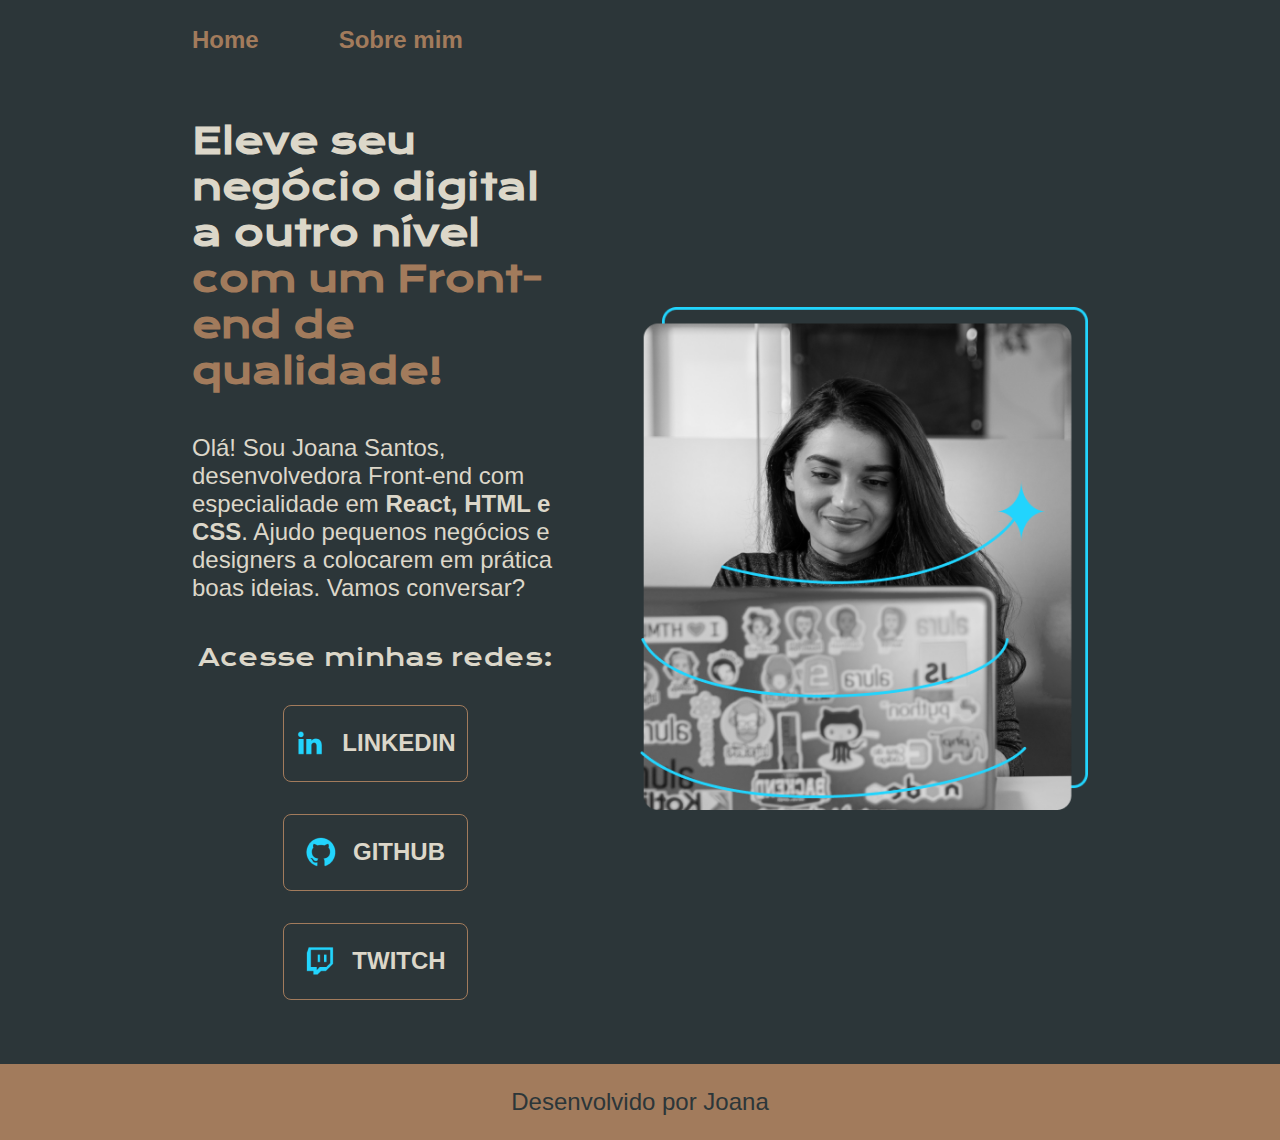
<file: index.html>
<!DOCTYPE html>  <!-- Tipo de Documento. Ao digitar "!", e depois teclar Enter ou Tab, é formada a esturtura necessária para codar em HTML -->
<html lang="pt-br"> <!-- responsável por definir a linguaguem da página -->
<head> <!-- Área responsável por definir as caracteristicas do documento. Essas informações não serão visíveis para o usuário -->
    <meta charset="UTF-8"><!-- "Dicionário" Responsável pelo codificação de caracteres utilizados do Charset -->     
    <meta http-equiv="X-UA-Compatible" content="IE=edge"> <!-- Configuração específica para um navegador específico (No caso, Edge)-->
    <meta name="viewport" content="width=device-width, initial-scale=1.0"> <!-- Dispositivo que está acessando a página. Ele pega a largura do dispositivo relacionado para poder criar a escala da página atual (Viewport) -->   
    <link rel="stylesheet" href="./style/style.css"> <!-- responsável pela conexão entre html e css. Rel: Relação. href: referência -->
    <title>Portfólio</title> <!-- Título da página -->
</head>
<body> <!-- Corpo da página e seus detalhes que serão exibidos ao usuário -->
    <header class="cabecalho"> <!-- Cabeçalho -->
        <nav class="cabecalho__menu"> <!-- inserir links para navegar na página -->
            <a class="cabecalho__menu__link" href="index.html">Home</a>
            <a  class="cabecalho__menu__link" href="about.html">Sobre mim</a>
        </nav>
    </header> 
    <main class="apresentacao"> <!-- Conteúdo principal, elemento pai -->
        <section class="apresentacao__conteudo"> <!-- Pai -->
            <h1 class="apresentacao__conteudo__titulo">Eleve seu negócio digital a outro nível <strong class="tituloDestaque">com um Front-end de qualidade!</strong></h1> <!-- título -->
            <p class="apresentacao__conteudo__paragrafo">Olá! Sou Joana Santos, desenvolvedora Front-end com especialidade em <strong>React, HTML e CSS</strong>. Ajudo pequenos negócios e designers a colocarem em prática boas ideias. Vamos conversar?</p> <!-- Parágrafo, strong destaca o texto -->
            <div class="apresentacao__links">
                <h2 class="apresentacao__links__subtitulo">Acesse minhas redes:</h2>
                <a href="https://www.instagram.com/rafaballerini" class="apresentacao__links__navegacao">
                    <img src="./assets/Logo linkedin.png" alt="">
                    LinkedIn
                </a> <!-- Tag âncora responsável por direcionar para um link através de um hyperlink. É um "botão" -->
                <a href="https://www.github.com/guilhermeonrails" class="apresentacao__links__navegacao">
                    <img src="./assets/Logo Github.png" alt="">
                    Github
                </a>
                <a href="https://www.github.com/guilhermeonrails" class="apresentacao__links__navegacao">
                    <img src="./assets/Logo Twitch.png" alt="">
                    Twitch
                </a>
            </div>
        </section>
        <img class="apresentacao__imagem" src="./assets/imagem.png" alt="Joana Santos Programando."> <!-- Importa imagem. O Alt é responsável por descrever um texto referente a foto -->
    </main> <!-- Conteúdo principal (Título, parágrafo, botões, etc...)-->    
    <footer class="rodape"> <!-- Rodapé da página -->
        <p>Desenvolvido por Joana</p>
    </footer> <!-- Rodapé da página -->
</body>
</html>
</file>
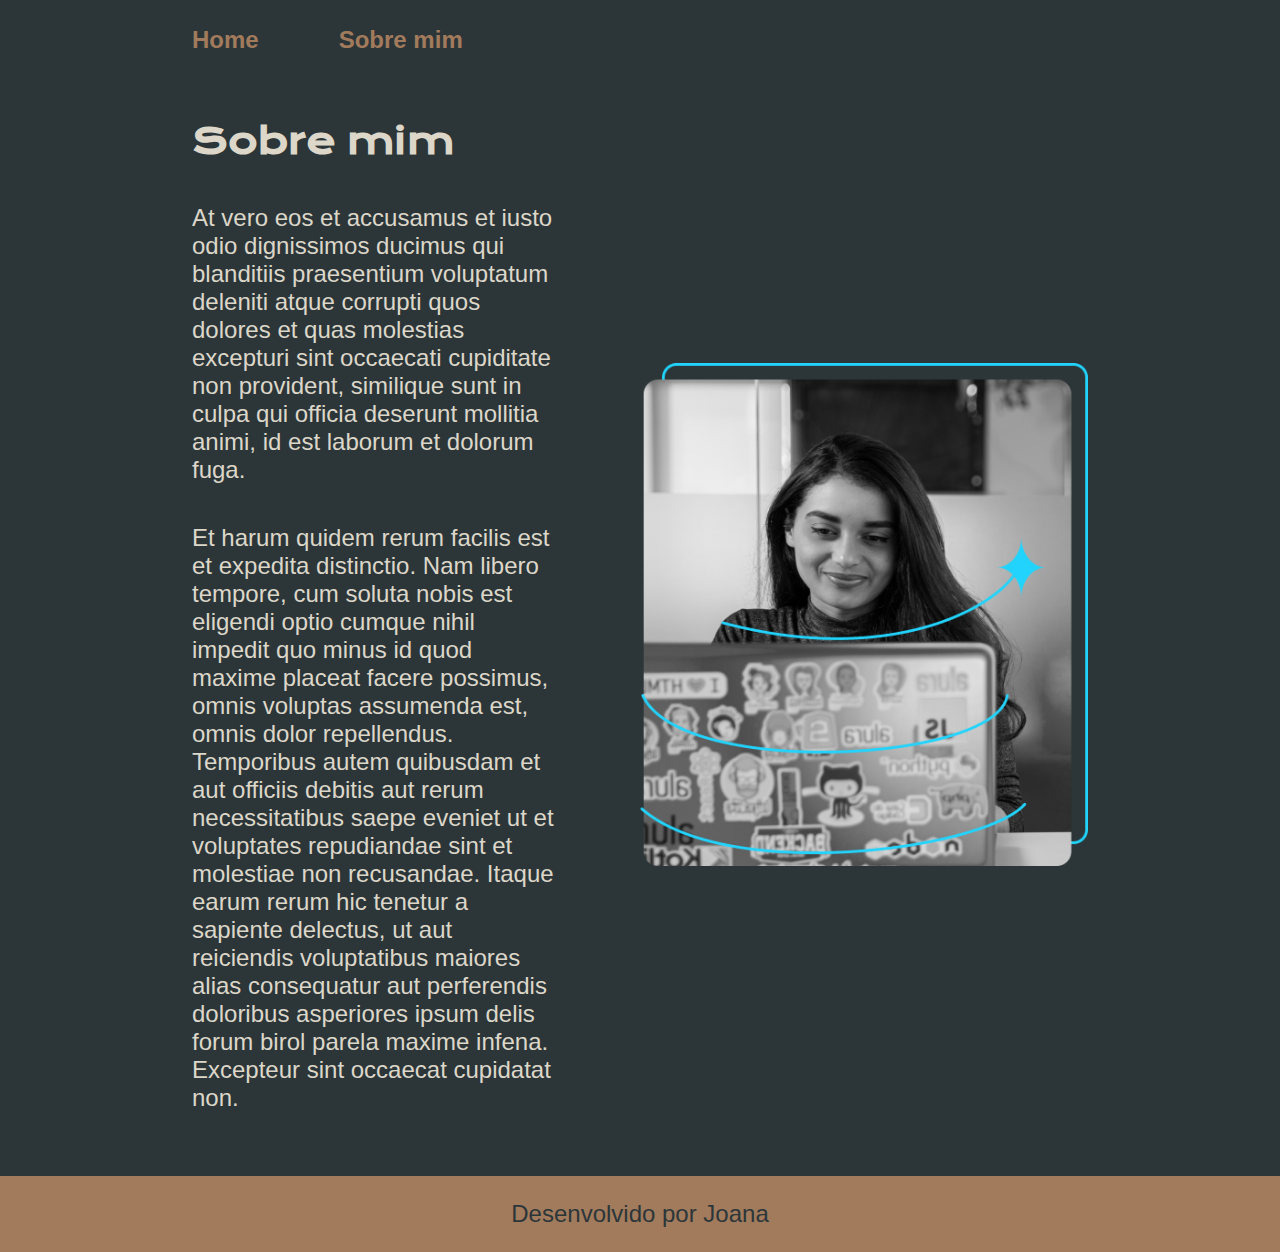
<file: about.html>
<!DOCTYPE html>
<html lang="pt-br"> 
<head> 
    <meta charset="UTF-8"> <!-- "Dicionário"  conforme a região -->
    <meta http-equiv="X-UA-Compatible" content="IE=edge"> 
    <meta name="viewport" content="width=device-width, initial-scale=1.0"> 
    <link rel="stylesheet" href="./style/style.css">
    <title>Sobre mim</title> 
</head>

<body>
    <header class="cabecalho">
        <nav class="cabecalho__menu"> <!-- inserir links para navegar na página -->
            <a class="cabecalho__menu__link" href="index.html">Home</a>
            <a  class="cabecalho__menu__link" href="about.html">Sobre mim</a>
        </nav>
    </header> <!-- Cabeçalho -->

    <main class="apresentacao">
        <section class="apresentacao__conteudo"> <!-- Pai -->
            <h1 class="apresentacao__conteudo__titulo">Sobre mim</h1>
            <p class="apresentacao__conteudo__paragrafo">At vero eos et accusamus et iusto odio dignissimos ducimus qui blanditiis praesentium voluptatum deleniti atque corrupti quos dolores et quas molestias excepturi sint occaecati cupiditate non provident, similique sunt in culpa qui officia deserunt mollitia animi, id est laborum et dolorum fuga.</p> <!-- p*x = x parágrafos -->
            <p class="apresentacao__conteudo__paragrafo">Et harum quidem rerum facilis est et expedita distinctio. Nam libero tempore, cum soluta nobis est eligendi optio cumque nihil impedit quo minus id quod maxime placeat facere possimus, omnis voluptas assumenda est, omnis dolor repellendus. Temporibus autem quibusdam et aut officiis debitis aut rerum necessitatibus saepe eveniet ut et voluptates repudiandae sint et molestiae non recusandae. Itaque earum rerum hic tenetur a sapiente delectus, ut aut reiciendis voluptatibus maiores alias consequatur aut perferendis doloribus asperiores ipsum delis forum birol parela maxime infena. Excepteur sint occaecat cupidatat non.</p>
        </section>
        <img class="apresentacao__imagem" src="./assets/imagem.png" alt="Joana Santos Programando."> <!-- Importa imagem. O Alt é responsável por descrever um texto referente a foto -->
    </main>

    <footer class="rodape">
        <p>Desenvolvido por Joana</p>
    </footer> <!-- Rodapé da página -->
</body>

</html>
</file>
<file: style/style.css>
/* @import url('https://fonts.googleapis.com/css2?family=Krona+One&display=swap'); /* até o momento, trouxemos a fonte, mas não estamos a usando.*/

/* @import url('https://fonts.googleapis.com/css2?family=Montserrat:wght@300&display=swap'); */

@import url('https://fonts.googleapis.com/css2?family=Krona+One&family=Montserrat:wght@300;600&display=swap');

* { /* reset "Coringa". há outros resets mais avançados com reset.css */
    margin: 0;
    padding: 0;
}

/* escopo global */
:root {
    /* hífen duplo (--) no início, para que seja reconhecida como variável e não como propriedade CSS. */
    --cor-primaria: #2C3639;
    --cor-secundaria:#DCD7C9; 
    --cor-tercearia: #A27B5C;
    --cor-hover: #3F434F;

    /* uso das variaveis: exemplo | color: var(--cor-primaria); */

    --fonte-primaria: 'Krona One', sans-serif;
    --fonte-secundaria: 'Monserrat', sans-serif;
}

body { /* tag */
    /* height: 100vh; /* altura para todo o corpo da página | viewport height */
    /* escopo local | */
    box-sizing: border-box; /* a borderbox faz com que os elementos filhos se encolham para que caibam no pai */
    background-color: var(--cor-primaria);
    color: var(--cor-secundaria);
}

.tituloDestaque { /* class */
    color: var(--cor-tercearia);    
}

/* */

.cabecalho {
    padding: 2% 0% 0% 15%;
}

.cabecalho__menu {
    display: flex;        
    gap: 80px;
}

.cabecalho__menu__link {    
    font-size: 24px;
    font-weight: 600;
    color: var(--cor-tercearia);
    font-family: var(--fonte-secundaria);
    text-decoration: NONE;
}

.apresentacao {
    padding: 5% 15%;
    display: flex; /* flexbox cria layouts auxiliando na distribuição dos filhos do container sejam linhas ou colunas. Propriedade para o pai */
    /* o flex coloca os elementos no sentido de linha |  alinha os filhos dentro do pai -> flex-direction:  | como não declaramos, o padrão é row */
    align-items: center; /* auto-explicativo. alinhar os itens relacionados ao seu próprio alinhamento */
    justify-content: space-between; /* responsável por distribuir os filhos dentro do pai */
    gap: 82px;    
}

.apresentacao__conteudo {
    /* width: 615px; */
    width: 50%;
    display: flex;
    flex-direction: column;
    gap: 40px;    
}

.apresentacao__conteudo__titulo {
    /* font-size: 36px; */
    font-size: 2.25rem;
    font-family: var(--fonte-primaria);
}

.apresentacao__conteudo__paragrafo {
    font-size: 1.5rem;
    font-family: var(--fonte-secundaria);
}

.apresentacao__links {    
    display: flex; /* posiciona elementos na tela */
    justify-content: space-between;
    flex-direction: column; /* auto-explicativo. Se não tiver um flex-direction declarado, automaticamente considera-se row. */
    align-items: center;
    gap: 32px;
}

.apresentacao__links__subtitulo {
    font-family: var(--fonte-primaria);
    font-weight: 400;
}

.apresentacao__links__navegacao {    
    /* background-color: #22D4FD; */
    display: flex; /* o padrão do flexbox é jogar os itens no canto esquerdo */
    justify-content: center; /* ajuste de elementos */
    flex-direction: row; /* direcionamento e posicionamento dos itens */
    border: var(--cor-tercearia) 1.7px solid;
    width: 50%;
    text-align: center;
    border-radius: 8px;
    font-size: 1.5rem;
    padding: 21.5px 0;
    text-decoration: none;
    color: var(--cor-secundaria);
    text-transform: uppercase;
    font-family: var(--fonte-secundaria);
    font-weight: 600;
    gap: 16px;
    align-items: center;  
}

.apresentacao__links__navegacao:hover{
    background-color: var(--cor-hover);
}


.apresentacao__imagem {
    width: 50%;
}

.rodape {
    /* enquanto não tiver um demarcador, será do tamanho do conteúdo. */
    /* margin: da borda pra fora; padding: da borda da telea para dentro do conteúdo */
    color: var(--cor-primaria);
    padding: 24px;
    background-color: var(--cor-tercearia);
    text-align: center;
    display: flex;
    justify-content: center;
    font-family: var(--fonte-secundaria);
    font-size: 1.5rem;
    font-weight: 400;
}

@media (max-width: 1200px) {
    .cabecalho {
        padding: 10%;
    }
    .cabecalho__menu {
        justify-content: center;
    }
    .apresentacao  {        
        flex-direction: column-reverse;
        padding: 5%;
    }
    .apresentacao__conteudo {
        /* largura fixa. Precisa existir para distribuir todo o conteúdo de dentro de forma uniforme */
        width: auto;
    }
}
</file>
